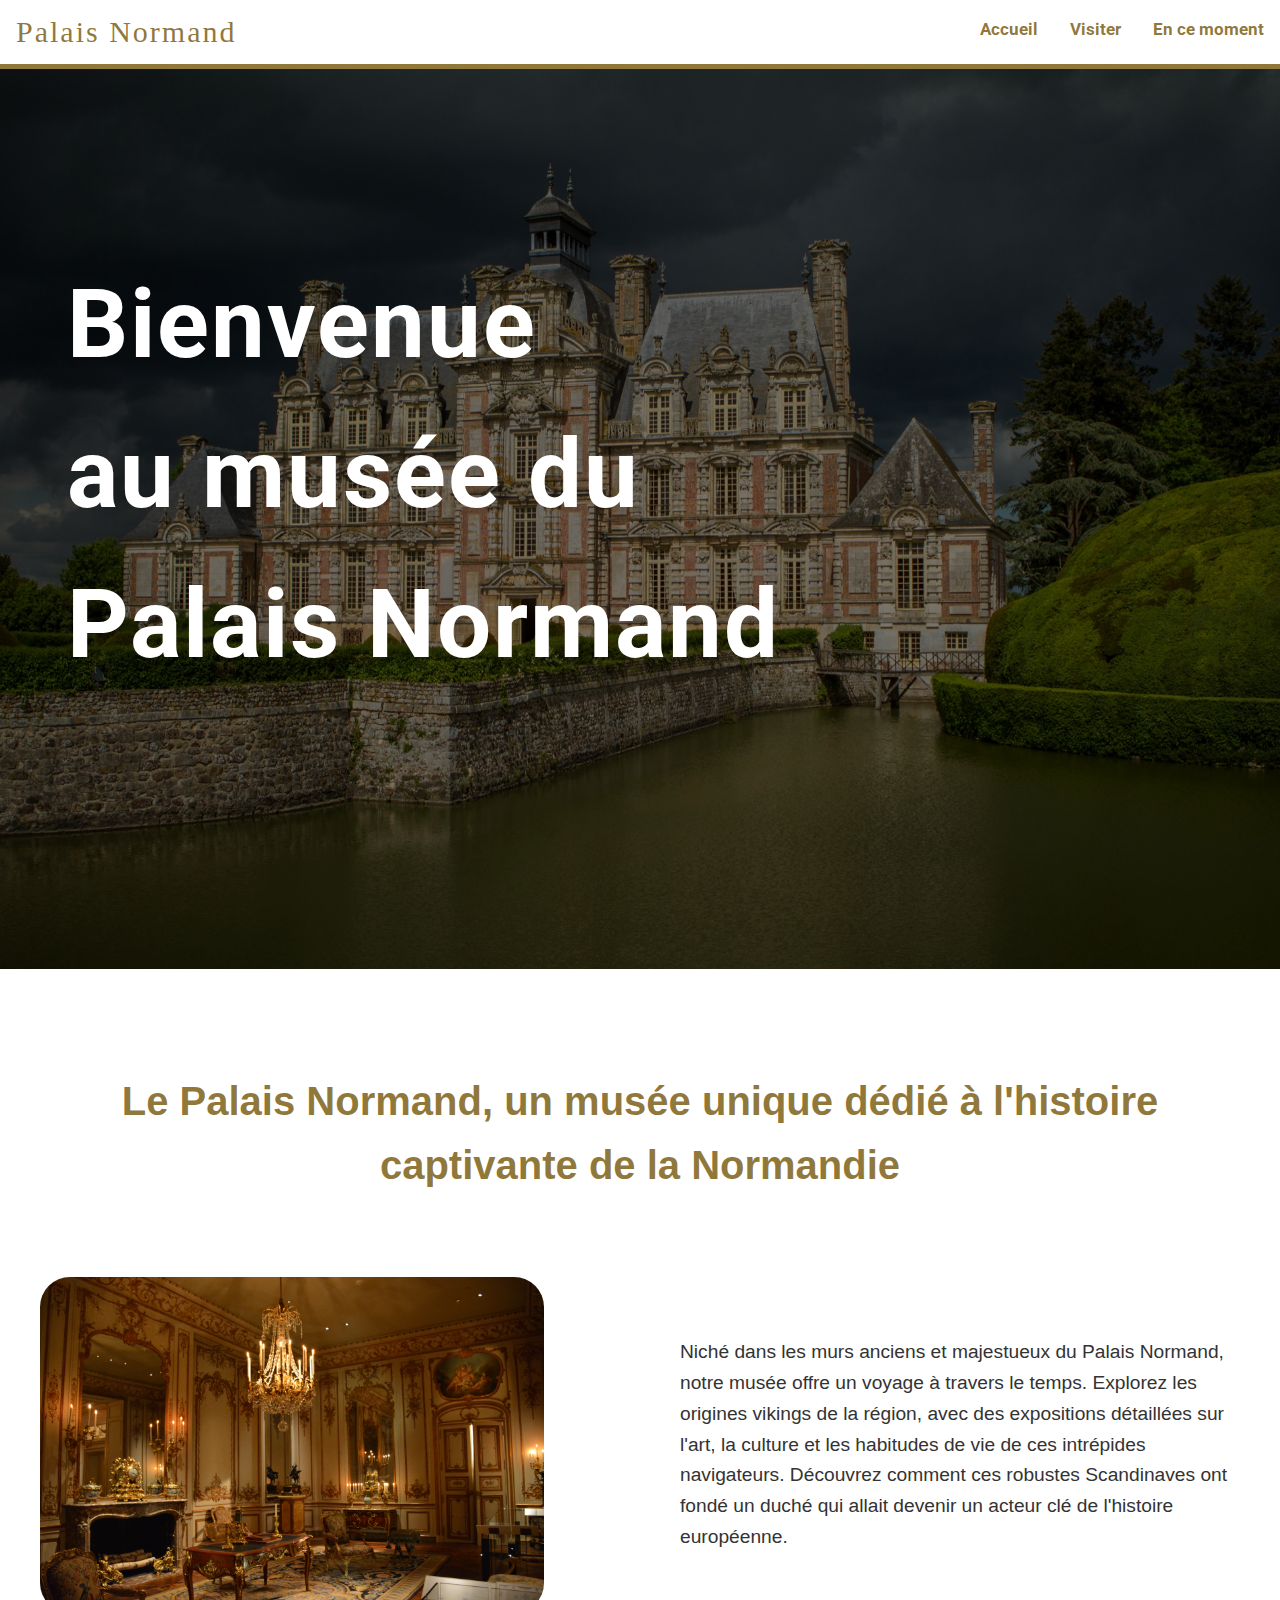
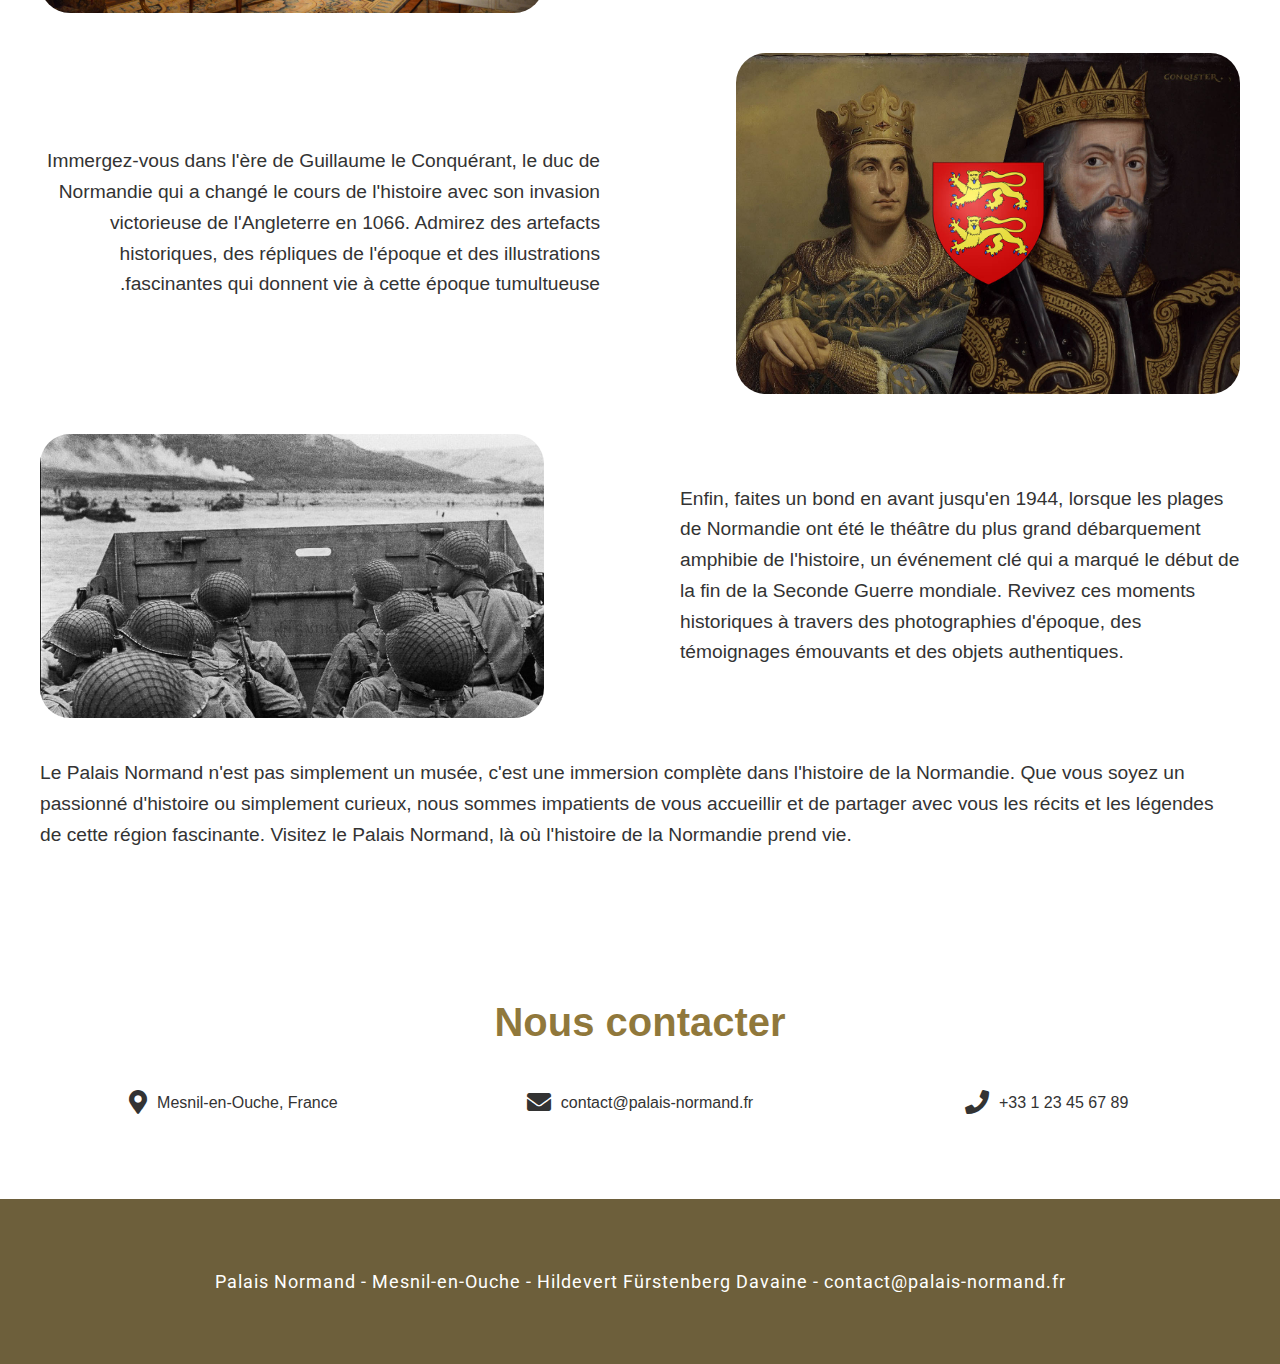
<file: index.html>
<!DOCTYPE html>
<html>

<head>
    <meta name="viewport" content="width=device-width, initial-scale=1" />

    <meta charset="UTF-8">
    <title>Palais Normand</title>
    <link rel="stylesheet" href="styles/styles.css">
    <script src="script.js"></script>
    <link rel="icon" href="img/logo.png">
    <link rel="stylesheet" href="https://use.fontawesome.com/releases/v5.15.4/css/all.css">


</head>

<body>
    <header>
        <div class="navbar" id="myNavbar">
            <a href="/index.html" class="brand-title">Palais Normand</a>
            <div class="navbar-right">
                <a href="">Accueil</a>
                <a href="visiter.html">Visiter</a>
                <a href="moment.html">En ce moment</a>
            </div>
            <a href="javascript:void(0);" class="icon" onclick="myFunction()">
                <i class="fa fa-bars"></i>
            </a>
        </div>
    </header>


    <div class="bg-container">
        <div class="bg-text">
            <h1>Bienvenue</h1>
            <h1>au musée du</h1>
            <h1>Palais Normand</h1>

        </div>
    </div>

    <div class="discover-normandy">
        <h1>Le Palais Normand, un musée unique dédié à l'histoire captivante de la Normandie</h1>
        <div class="section">
            <img src="img/background2.jpg" alt="Image 1">
            <p>Niché dans les murs anciens et majestueux du Palais Normand, notre musée offre un voyage à travers le
                temps.
                Explorez les origines vikings de la région, avec des expositions détaillées sur l'art, la culture et les
                habitudes de vie de ces intrépides navigateurs. Découvrez comment ces robustes Scandinaves ont fondé un
                duché qui allait devenir un acteur clé de l'histoire européenne.</p>
        </div>
        <div class="section reverse">
            <img src="img/ducs.jpg" alt="Image 2">
            <p>Immergez-vous dans l'ère de Guillaume le Conquérant, le duc de Normandie qui a changé le cours de
                l'histoire
                avec son invasion victorieuse de l'Angleterre en 1066. Admirez des artefacts historiques, des répliques
                de
                l'époque et des illustrations fascinantes qui donnent vie à cette époque tumultueuse.</p>
        </div>
        <div class="section">
            <img src="img/debarquement.jpg" alt="Image 3">
            <p>Enfin, faites un bond en avant jusqu'en 1944, lorsque les plages de Normandie ont été le théâtre du plus
                grand débarquement amphibie de l'histoire, un événement clé qui a marqué le début de la fin de la
                Seconde
                Guerre mondiale. Revivez ces moments historiques à travers des photographies d'époque, des témoignages
                émouvants et des objets authentiques.</p>

        </div>

        <p class="palais">Le Palais Normand n'est pas simplement un musée, c'est une immersion complète dans l'histoire
            de la
            Normandie. Que vous soyez un passionné d'histoire ou simplement curieux, nous sommes impatients de vous
            accueillir et de partager avec vous les récits et les légendes de cette région fascinante.

            Visitez le Palais Normand, là où l'histoire de la Normandie prend vie.</p>
    </div>
    <div class="contact-us">
        <h1>Nous contacter</h1>
        <div class="contact-info">
            <div class="center">
                <i class="fas fa-map-marker-alt"></i>
                <p> Mesnil-en-Ouche, France</p>
            </div>
            <div class="center">
                <i class="fas fa-envelope"></i>
                <p>contact@palais-normand.fr</p>
            </div>
            <div class="center">
                <i class="fas fa-phone"></i>
                <p>+33 1 23 45 67 89</p>
            </div>
        </div>
    </div>


    <footer>
        <p>Palais Normand - Mesnil-en-Ouche - Hildevert Fürstenberg Davaine - contact@palais-normand.fr</p>
    </footer>

</body>

</html>
</file>
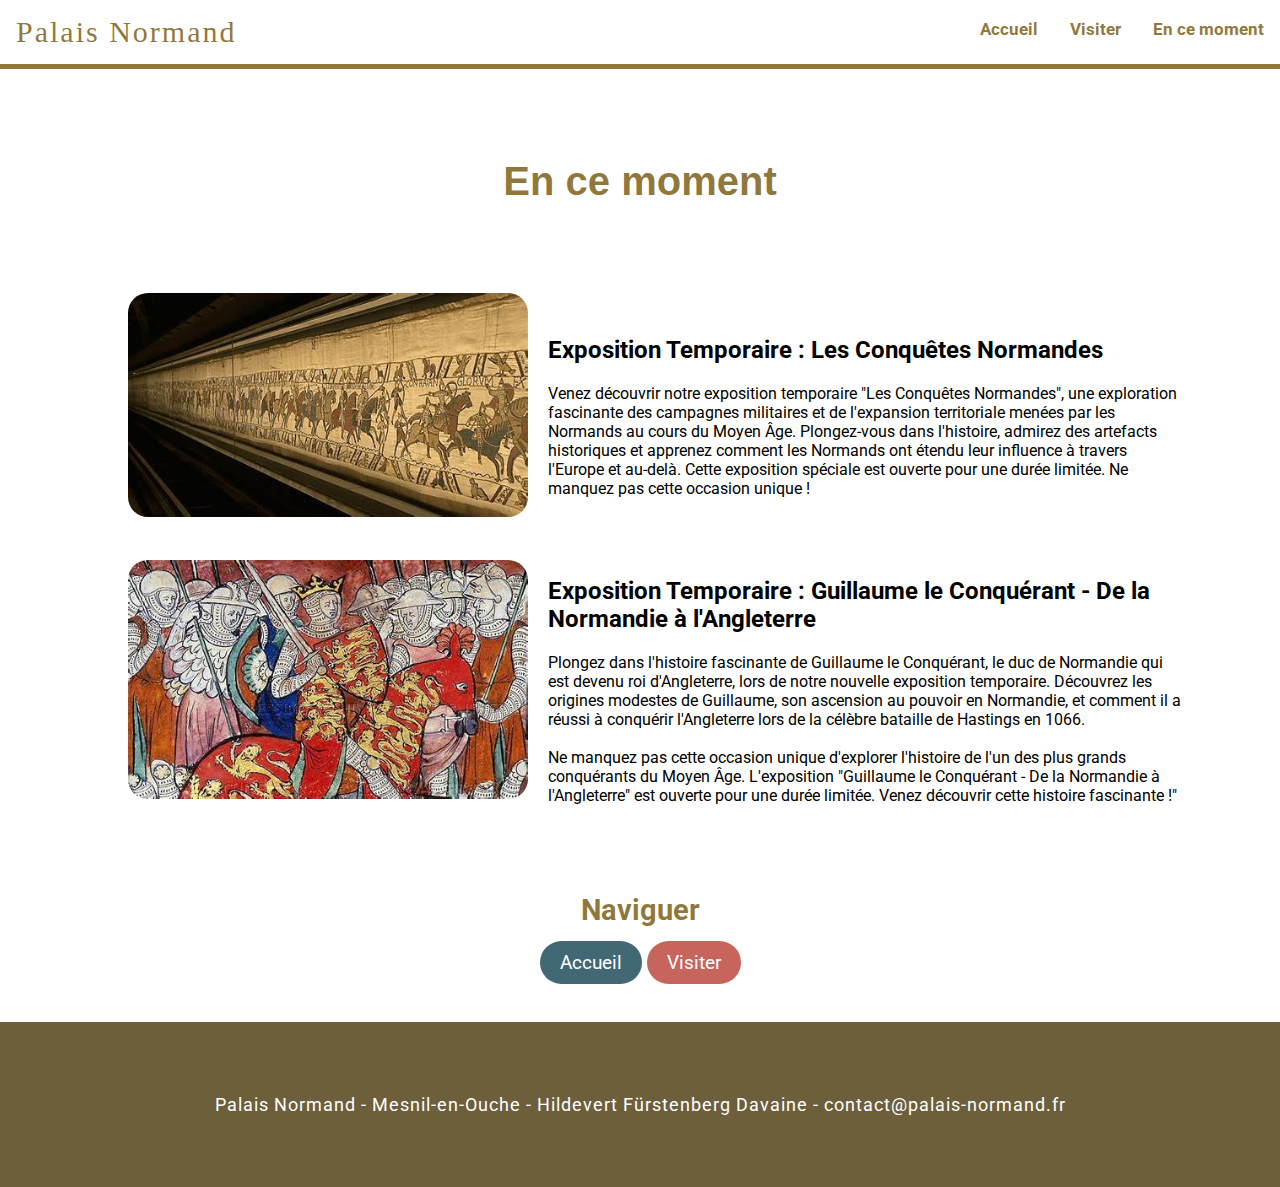
<file: moment.html>
<!DOCTYPE html>
<html>

<head>
    <meta name="viewport" content="width=device-width, initial-scale=1" />

    <meta charset="UTF-8">
    <title>Palais Normand</title>
    <link rel="stylesheet" href="styles/styles.css">
    <script src="script.js"></script>
    <link rel="icon" href="img/logo.png">
    <link rel="stylesheet" href="https://use.fontawesome.com/releases/v5.15.4/css/all.css">


</head>

<body>
    <header>
        <div class="navbar" id="myNavbar">
            <a href="index.html" class="brand-title">Palais Normand</a>
            <div class="navbar-right">
                <a href="index.html">Accueil</a>
                <a href="visiter.html">Visiter</a>
                <a href="moment.html">En ce moment</a>
            </div>
            <a href="javascript:void(0);" class="icon" onclick="myFunction()">
                <i class="fa fa-bars"></i>
            </a>
        </div>
    </header>
    <div class="discover-normandy sec">
        <h1>En ce moment</h1>
    </div>
    <div class="current-exhibition">
        <img src="img/territoire.jpg" alt="Conquêtes normandes" id="exhibition-image">

        <div class="exhibition-text">
            <h2>Exposition Temporaire : Les Conquêtes Normandes</h2>
            <p>
                Venez découvrir notre exposition temporaire "Les Conquêtes Normandes", une exploration fascinante des
                campagnes
                militaires et de l'expansion territoriale menées par les Normands au cours du Moyen Âge.
                Plongez-vous dans l'histoire, admirez des artefacts historiques et apprenez comment les Normands
                ont étendu leur influence à travers l'Europe et au-delà. Cette exposition spéciale est ouverte pour une
                durée limitée.
                Ne manquez pas cette occasion unique !
            </p>
        </div>
    </div>
    <div class="current-exhibition">
        <img src="img/guillaume.jpg" alt="Conquêtes normandes" id="exhibition-image">

        <div class="exhibition-text">
            <h2>Exposition Temporaire : Guillaume le Conquérant - De la Normandie à l'Angleterre</h2>
            <p>
                Plongez dans l'histoire fascinante de Guillaume le Conquérant, le duc de Normandie qui est devenu roi
                d'Angleterre, lors de notre nouvelle exposition temporaire. Découvrez les origines modestes de
                Guillaume, son ascension au pouvoir en Normandie, et comment il a réussi à conquérir l'Angleterre lors
                de la célèbre bataille de Hastings en 1066.<br /><br />

                Ne manquez pas cette occasion unique d'explorer l'histoire de l'un des plus grands conquérants du Moyen
                Âge. L'exposition "Guillaume le Conquérant - De la Normandie à l'Angleterre" est ouverte pour une durée
                limitée. Venez découvrir cette histoire fascinante !"
            </p>
        </div>
    </div>

    <div class="nav-bottom">
        <h2>Naviguer</h2>
        <a href="index.html" class="button-1">Accueil</a>
        <a href="visiter.html" class="button-2">Visiter</a>
    </div>

    <footer>
        <p>Palais Normand - Mesnil-en-Ouche - Hildevert Fürstenberg Davaine - contact@palais-normand.fr</p>
    </footer>

</body>

</html>
</file>
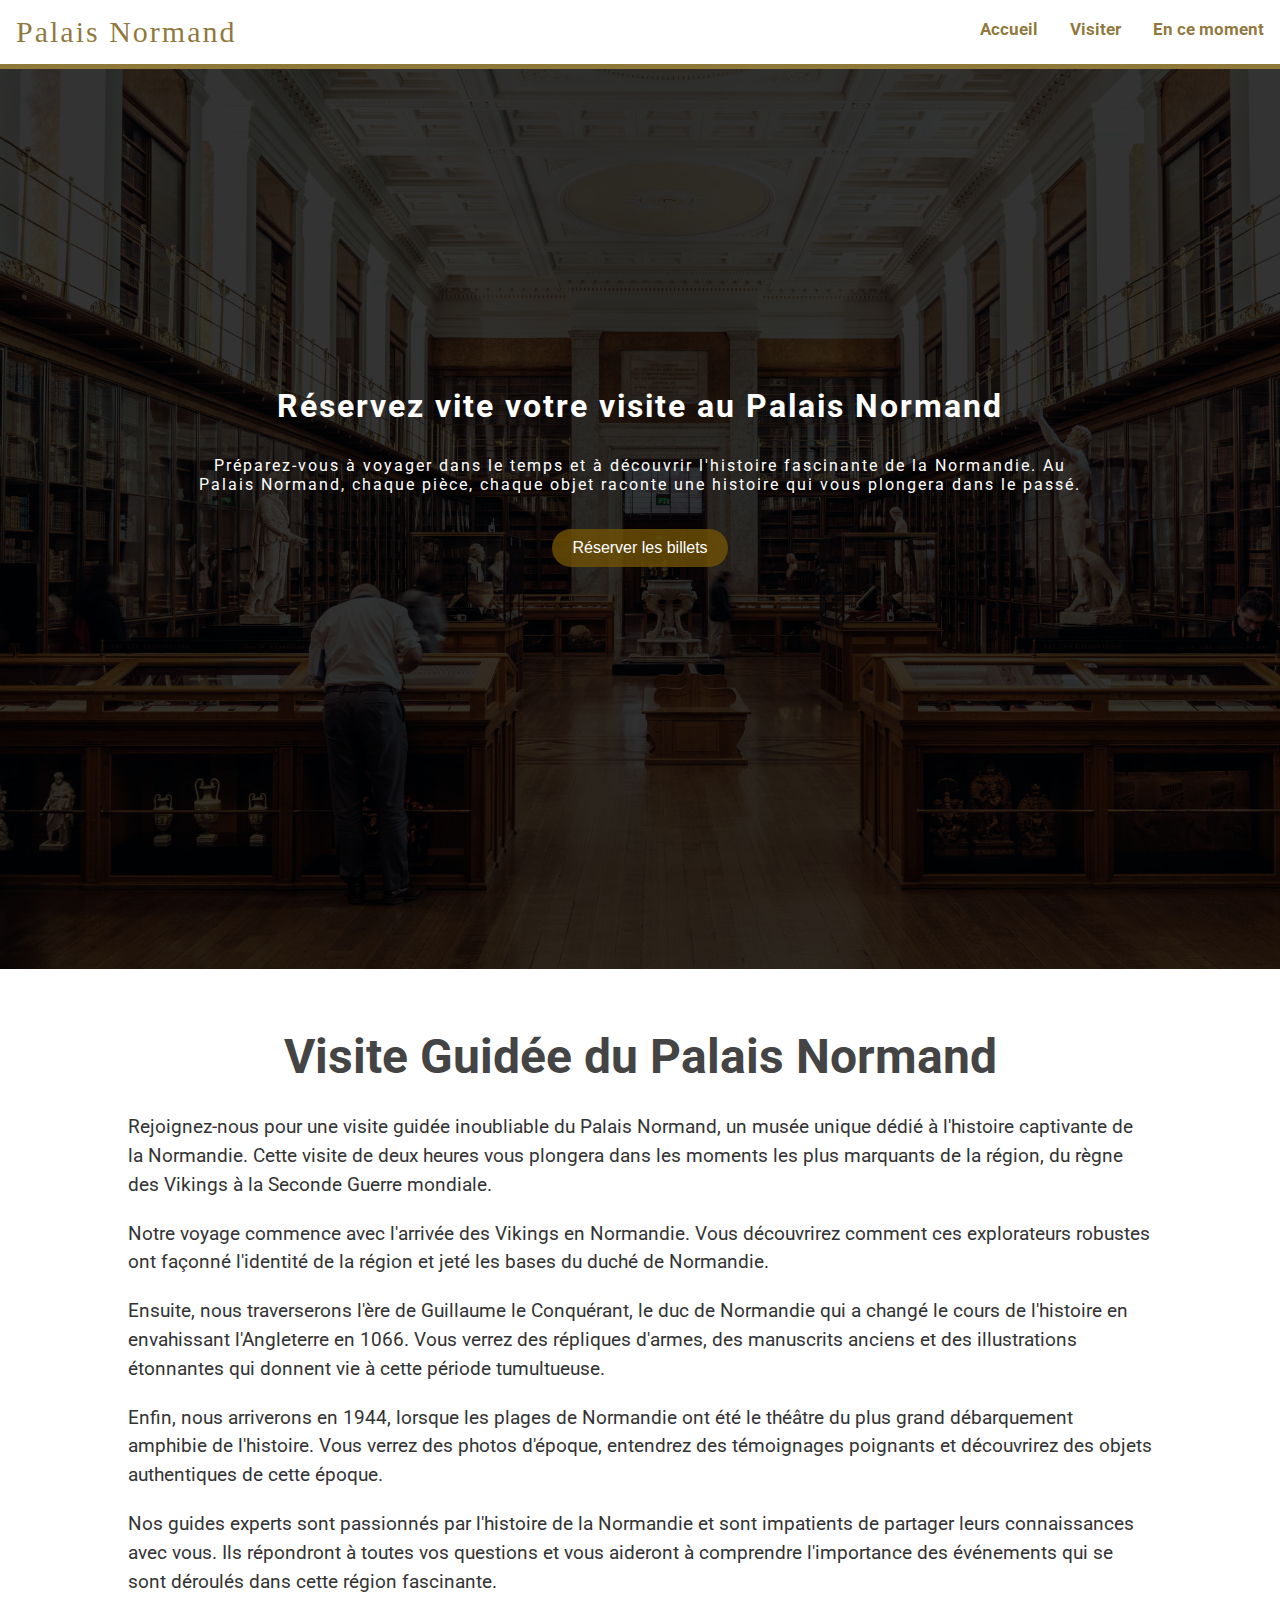
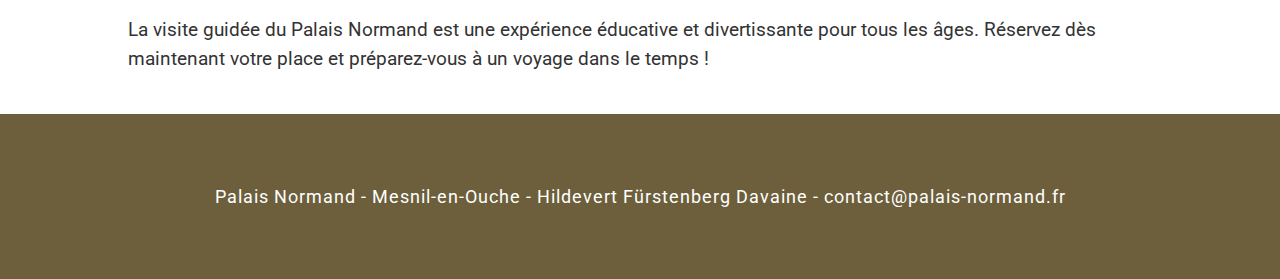
<file: visiter.html>
<!DOCTYPE html>
<html>

<head>
    <meta name="viewport" content="width=device-width, initial-scale=1" />

    <meta charset="UTF-8">
    <title>Palais Normand</title>
    <link rel="stylesheet" href="styles/styles.css">
    <script src="script.js"></script>
    <link rel="icon" href="img/logo.png">
    <link rel="stylesheet" href="https://use.fontawesome.com/releases/v5.15.4/css/all.css">


</head>

<body>
    <header>
        <div class="navbar" id="myNavbar">
            <a href="index.html" class="brand-title">Palais Normand</a>
            <div class="navbar-right">
                <a href="index.html">Accueil</a>
                <a href="visiter.html">Visiter</a>
                <a href="moment.html">En ce moment</a>
            </div>
            <a href="javascript:void(0);" class="icon" onclick="myFunction()">
                <i class="fa fa-bars"></i>
            </a>
        </div>
    </header>


    <div class="bg-container-visiter">
        <div class="bg-text">
            <h2>Réservez vite votre visite au Palais Normand</h2>
            <p>
                Préparez-vous à voyager dans le temps et à découvrir l'histoire fascinante de la Normandie. Au Palais
                Normand, chaque pièce, chaque objet raconte une histoire qui vous plongera dans le passé.
            </p>
            <div class="reservation">
                <button id="reserve-btn">Réserver les billets</button>
            </div>

        </div>
    </div>
    <div class="tour-description">
        <h1>Visite Guidée du Palais Normand</h1>
        <p>
            Rejoignez-nous pour une visite guidée inoubliable du Palais Normand, un musée unique dédié à l'histoire
            captivante de la Normandie. Cette visite de deux heures vous plongera dans les moments les plus marquants de
            la région, du règne des Vikings à la Seconde Guerre mondiale.
        </p>
        <p>
            Notre voyage commence avec l'arrivée des Vikings en Normandie. Vous découvrirez comment ces explorateurs
            robustes ont façonné l'identité de la région et jeté les bases du duché de Normandie.
        </p>
        <p>
            Ensuite, nous traverserons l'ère de Guillaume le Conquérant, le duc de Normandie qui a changé le cours de
            l'histoire en envahissant l'Angleterre en 1066. Vous verrez des répliques d'armes, des manuscrits anciens et
            des illustrations étonnantes qui donnent vie à cette période tumultueuse.
        </p>
        <p>
            Enfin, nous arriverons en 1944, lorsque les plages de Normandie ont été le théâtre du plus grand
            débarquement amphibie de l'histoire. Vous verrez des photos d'époque, entendrez des témoignages poignants et
            découvrirez des objets authentiques de cette époque.
        </p>
        <p>
            Nos guides experts sont passionnés par l'histoire de la Normandie et sont impatients de partager leurs
            connaissances avec vous. Ils répondront à toutes vos questions et vous aideront à comprendre l'importance
            des événements qui se sont déroulés dans cette région fascinante.
        </p>
        <p>
            La visite guidée du Palais Normand est une expérience éducative et divertissante pour tous les âges.
            Réservez dès maintenant votre place et préparez-vous à un voyage dans le temps !
        </p>
    </div>

    <footer>
        <p>Palais Normand - Mesnil-en-Ouche - Hildevert Fürstenberg Davaine - contact@palais-normand.fr</p>
    </footer>

</body>

</html>

<script>
    document.getElementById('reserve-btn').addEventListener('click', function () {
        alert('La saison touristique n’est pas ouverte.');
    });

</script>
</file>
<file: styles/styles.css>
@import url("https://fonts.googleapis.com/css2?family=Roboto:wght@400;700&display=swap");
@import "navbar.css";
@import "footer.css";

body,
html {
    font-family: "Roboto", sans-serif;
    width: 100%;
    height: 100%;
    margin: 0;
}

.bg-container {
    position: relative;
    display: inline-block;
    background-size: cover;
    margin: 0;
    width: 100%;
    height: 100%;
    background-image: url("../img/background.jpg");
}

.bg-container::after {
    content: '';
    position: absolute;
    top: 0;
    right: 0;
    bottom: 0;
    left: 0;
    z-index: 1;
    background: rgba(0, 0, 0, 0.5);
}

.bg-text {
    position: relative;
    z-index: 2;
    display: flex;
    flex-direction: column;
    justify-content: center;
    height: 90vh;
    margin-left: 3em;

}

.bg-text h1 {
    margin: 0.2em;
    padding: 0;
    color: white;
    font-size: 6em;
    letter-spacing: 2px;
}

@media screen and (max-width: 600px) {
    .bg-text h1 {
        font-size: 2.5em;
        margin-left: auto;
        margin-right: auto;

    }

    .bg-text {
        margin: 0;
    }
}

.discover-normandy {
    font-family: Arial, sans-serif;
    color: #333;
    line-height: 1.6;
    max-width: 1200px;
    margin: 0 auto;
    padding: 20px;
}

.discover-normandy h1 {
    text-align: center;
    font-size: 2.5em;
    margin-bottom: 2em;
    margin-top: 2em;
    color: #725305c8;
}

.section {
    display: grid;
    grid-template-columns: 1fr 1fr;
    gap: 5em;
    align-items: center;
    margin-bottom: 40px;
}

.section p {
    font-size: 1.2em;
    line-height: 1.6;
}

.section img {
    width: 90%;
    object-fit: cover;
    border-radius: 30px;
}

.section.reverse {
    direction: rtl;
}

@media screen and (max-width: 768px) {
    .section {
        grid-template-columns: 1fr;
    }

    .section.reverse {
        direction: ltr;
    }
}

.palais {
    font-size: 1.2em;
    line-height: 1.6;
}


.contact-us {
    font-family: Arial, sans-serif;
    color: #333;
    line-height: 1.6;
    max-width: 1200px;
    margin: 0 auto;
    margin-bottom: 3em;
    padding: 20px;
    text-align: center;
}

.contact-us h1 {
    text-align: center;
    font-size: 2.5em;
    margin-bottom: 0.5em;
    margin-top: 2em;
    color: #725305c8;
}

.contact-info {
    display: grid;
    grid-template-columns: repeat(auto-fit, minmax(200px, 1fr));
    gap: 20px;
    align-items: start;
}

.contact-info div {
    display: flex;
    align-items: center;
    gap: 10px;
}

.contact-info i {
    color: #333;
    font-size: 24px;
}

.center {

    justify-content: center;
}

.bg-container-visiter h2 {
    text-align: center;
    margin: 0.2em;
    padding: 0;
    color: white;
    font-size: 2em;
    letter-spacing: 2px;
}

.bg-container-visiter .bg-text {
    width: 70%;
    justify-content: center;
    margin-left: auto;
    margin-right: auto;
}

.bg-container-visiter p {
    text-align: center;
    margin: 0.2em;
    padding: 0;
    color: white;
    font-size: 1em;
    letter-spacing: 2px;
    margin-top: 1.5em;
}


.bg-container-visiter {
    position: relative;
    display: inline-block;
    background-size: cover;
    margin: 0;
    width: 100%;
    height: 100%;
    background-image: url("../img/benedictine.jpg");
}

.bg-container-visiter::after {
    content: '';
    position: absolute;
    top: 0;
    right: 0;
    bottom: 0;
    left: 0;
    z-index: 1;
    background: rgba(0, 0, 0, 0.8);
}

.tour-description {
    width: 80%;
    margin: 0 auto;
    padding: 20px;
    font-size: 1em;
    color: #333;
    line-height: 1.5;
}

.tour-description h1 {
    text-align: center;
    color: #444;
    margin-bottom: 20px;
}

.tour-description p {
    margin-bottom: 20px;
}

@media screen and (min-width: 768px) {
    .tour-description {
        font-size: 1.1em;
    }

    .tour-description h1 {
        font-size: 2em;
    }
}

@media screen and (min-width: 1024px) {
    .tour-description {
        font-size: 1.2em;
    }

    .tour-description h1 {
        font-size: 2.5em;
    }
}

.reservation {
    margin-top: 2em;
    justify-content: center;
    text-align: center;
}

#reserve-btn {
    padding: 10px 20px;
    background-color: #725305c8;
    color: white;
    border: none;
    border-radius: 50px;
    cursor: pointer;
    font-size: 1em;
}

#reserve-btn:hover {
    background-color: #433206c8;
}

.current-exhibition {
    display: flex;
    flex-direction: column;
    align-items: center;
    text-align: center;
    margin: 20px;
    width: 85%;
    justify-content: center;
    margin-left: auto;
    margin-right: auto;
}

.current-exhibition img {
    width: 100%;
    max-width: 400px;
    height: auto;
    margin-bottom: 20px;
    border-radius: 20px;
}

.exhibition-text {
    max-width: 800px;
}

@media (min-width: 768px) {
    .current-exhibition {
        flex-direction: row;
        text-align: left;
        justify-content: space-between;
    }

    .current-exhibition img {
        margin-right: 20px;
        margin-left: 2em;
    }

    .exhibition-text {
        flex: 1;
    }
}

.sec {
    padding: 0;
}

.nav-bottom {
    color: #725305c8;
    padding: 0.5em;
    text-align: center;
    font-size: 1.2em;
    margin-top: 2em;
    margin-bottom: 2em;

}

.nav-bottom .button-1 {
    padding: 10px 20px;
    background-color: #0d3e4ec8;
    color: white;
    border: none;
    border-radius: 50px;
    cursor: pointer;
    font-size: 1em;
    text-decoration: none;
}

.nav-bottom .button-2 {
    padding: 10px 20px;
    background-color: #b73a2fc8;
    color: white;
    border: none;
    border-radius: 50px;
    cursor: pointer;
    font-size: 1em;
    text-decoration: none;

}
</file>
